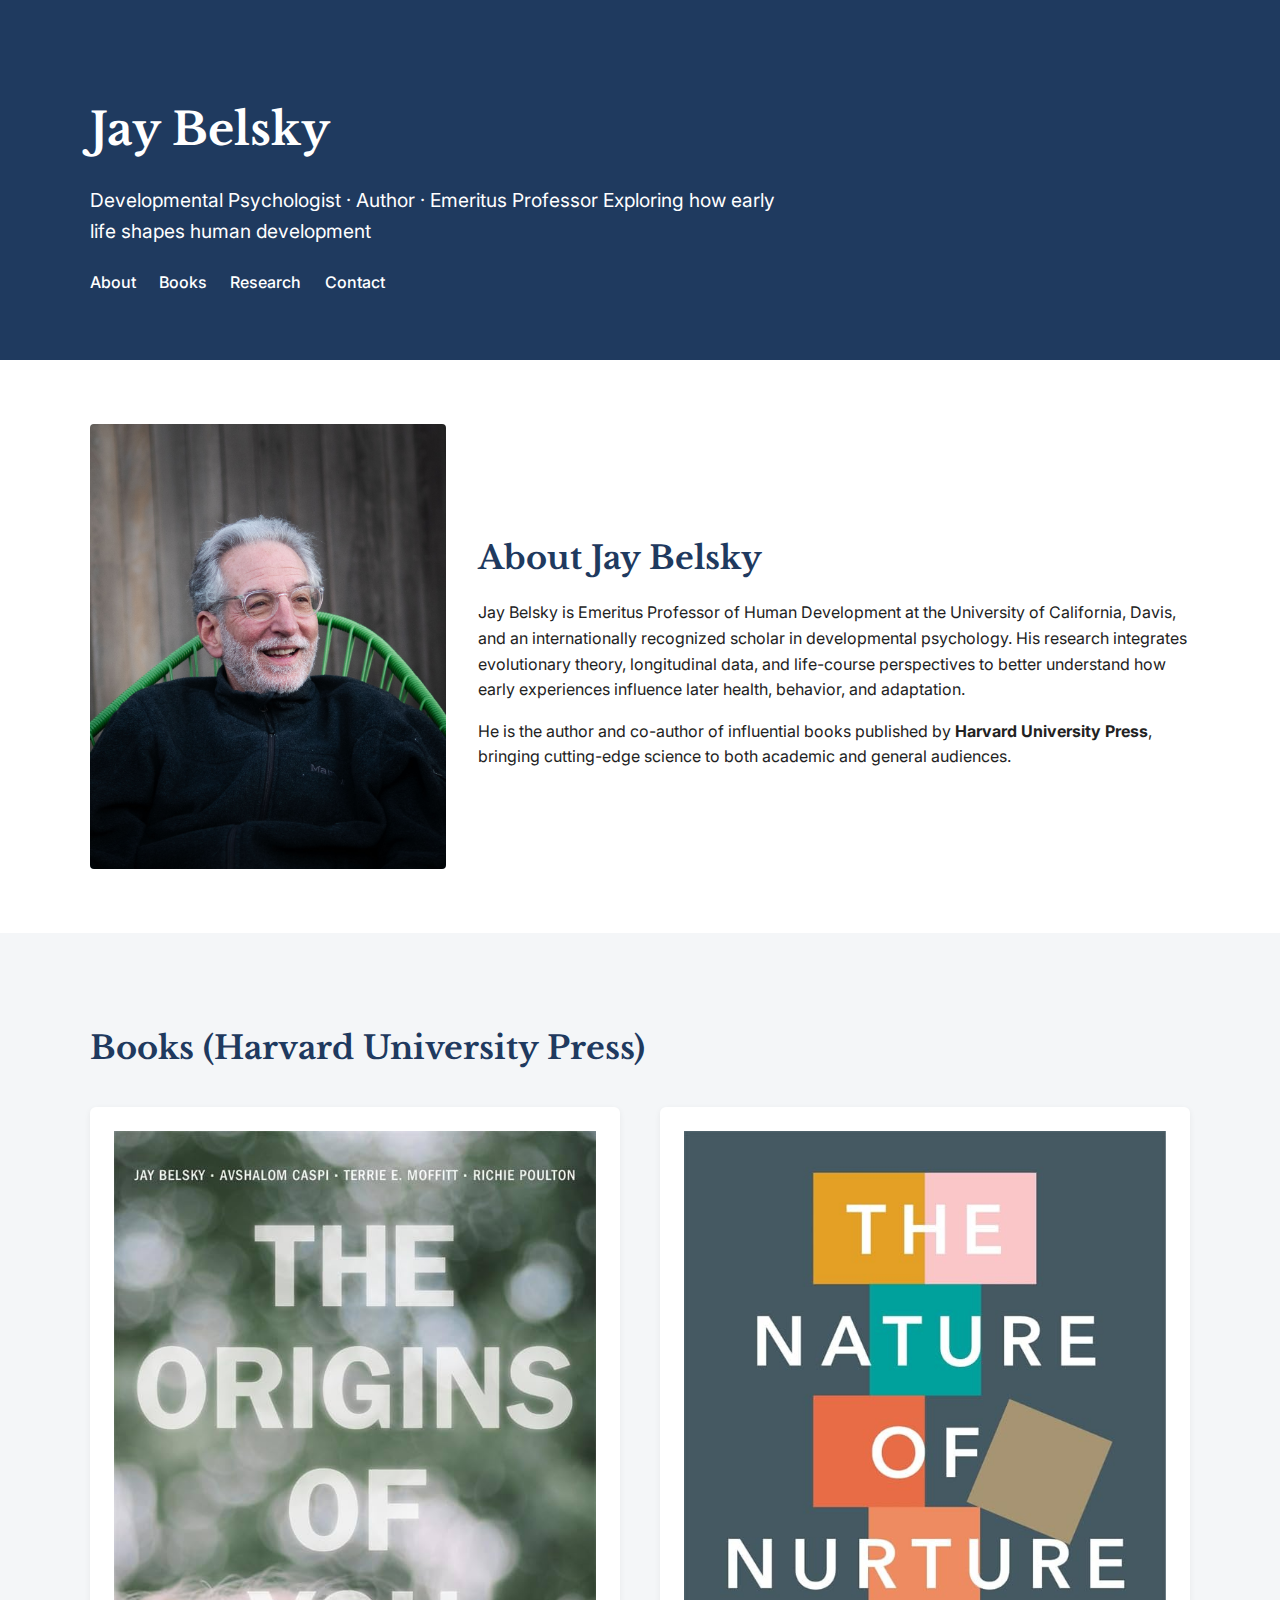
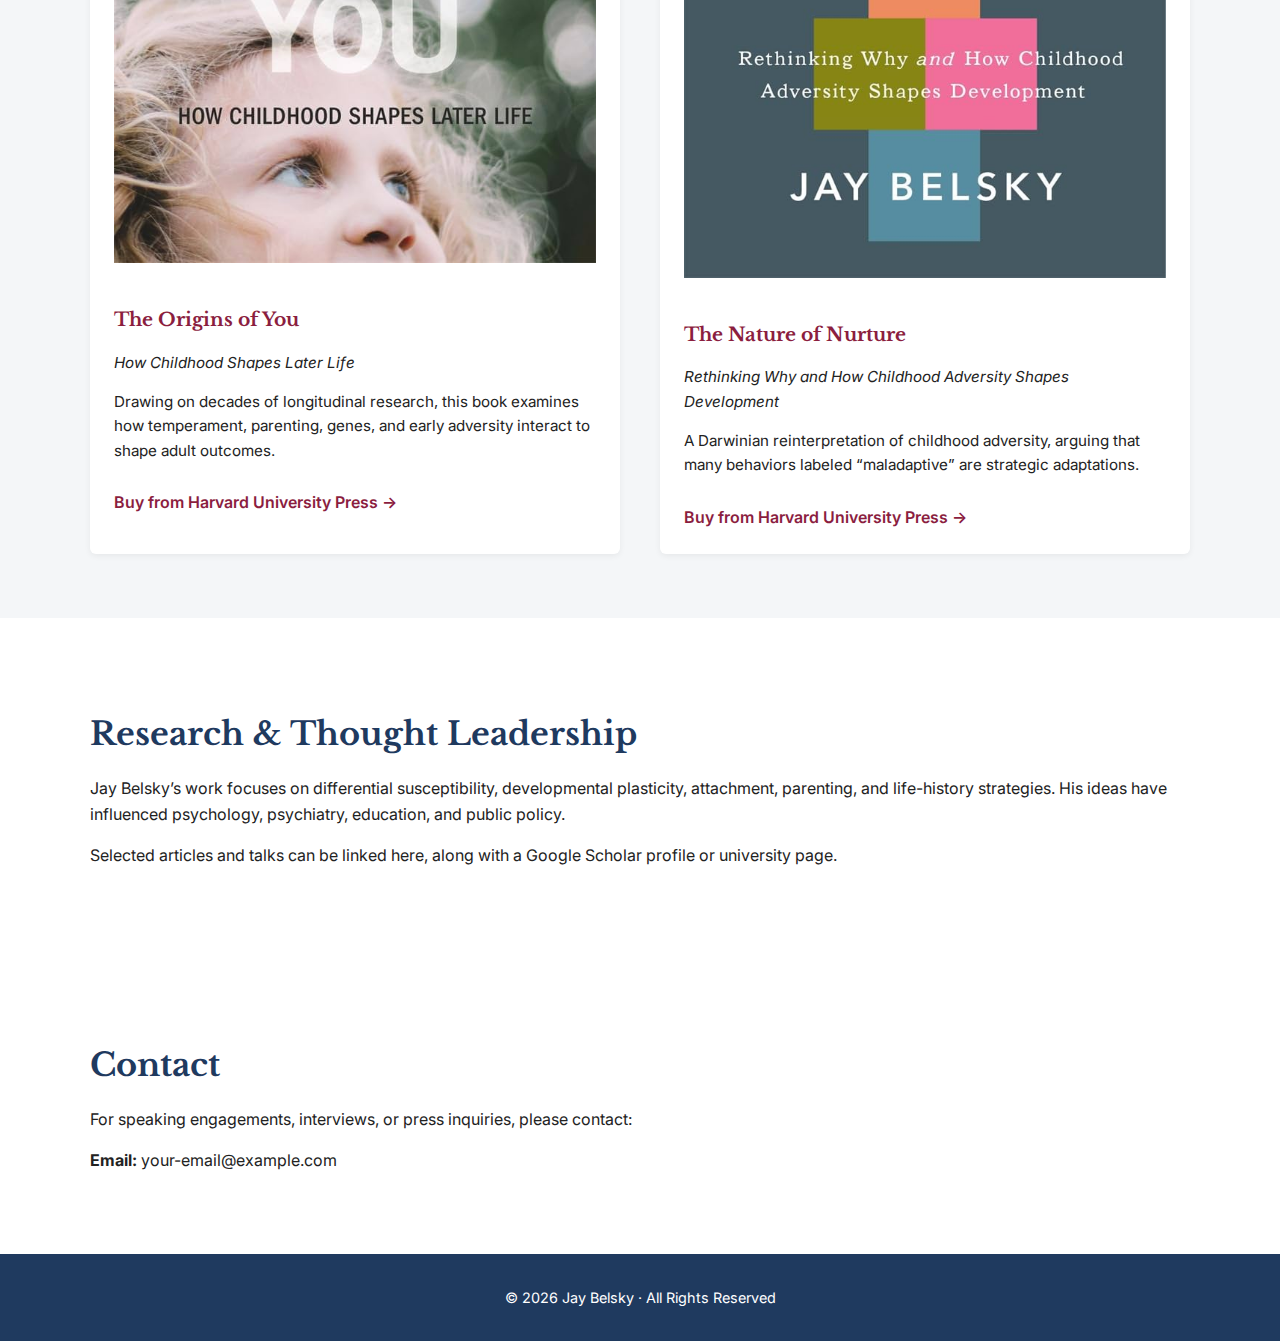
<file: index.html>
<!DOCTYPE html>
<html lang="en">
<head>
  <meta charset="UTF-8" />
  <meta name="viewport" content="width=device-width, initial-scale=1.0" />
  <title>Jay Belsky | Author & Developmental Psychologist</title>

  <!-- SEO -->
  <meta name="description" content="Jay Belsky is a leading developmental psychologist and author of Harvard University Press books including The Origins of You and The Nature of Nurture." />
  <meta name="author" content="Jay Belsky" />

  <!-- Fonts -->
  <link rel="preconnect" href="https://fonts.googleapis.com">
  <link rel="preconnect" href="https://fonts.gstatic.com" crossorigin>
  <link href="https://fonts.googleapis.com/css2?family=Libre+Baskerville:wght@400;700&family=Inter:wght@300;400;600&display=swap" rel="stylesheet">

  <style>
    :root {
      --primary: #1f3a5f;
      --secondary: #f4f6f8;
      --accent: #8b1e3f;
      --text: #222;
      --max-width: 1100px;
    }

    * {
      box-sizing: border-box;
    }

    body {
      margin: 0;
      font-family: Inter, sans-serif;
      color: var(--text);
      line-height: 1.6;
      background: #fff;
    }

    header {
      background: var(--primary);
      color: white;
      padding: 4rem 1.5rem;
    }

    header h1 {
      font-family: "Libre Baskerville", serif;
      font-size: 2.8rem;
      margin-bottom: 0.5rem;
    }

    header p {
      font-size: 1.2rem;
      max-width: 700px;
    }

    nav {
      margin-top: 1.5rem;
    }

    nav a {
      color: white;
      text-decoration: none;
      margin-right: 1.2rem;
      font-weight: 500;
    }

    nav a:hover {
      text-decoration: underline;
    }

    section {
      padding: 4rem 1.5rem;
    }

    .container {
      max-width: var(--max-width);
      margin: auto;
    }

    h2 {
      font-family: "Libre Baskerville", serif;
      font-size: 2rem;
      margin-bottom: 1rem;
      color: var(--primary);
    }

    .about {
      display: grid;
      grid-template-columns: 1fr 2fr;
      gap: 2rem;
      align-items: center;
    }

    .about img {
      width: 100%;
      border-radius: 4px;
    }

    .books {
      background: var(--secondary);
    }

    .book-grid {
      display: grid;
      grid-template-columns: repeat(auto-fit, minmax(280px, 1fr));
      gap: 2.5rem;
      margin-top: 2rem;
    }

    .book {
      background: white;
      padding: 1.5rem;
      border-radius: 6px;
      box-shadow: 0 2px 6px rgba(0,0,0,0.06);
    }

    .book img {
      width: 100%;
      margin-bottom: 1rem;
    }

    .book h3 {
      font-family: "Libre Baskerville", serif;
      margin-bottom: 0.5rem;
      color: var(--accent);
    }

    .book p {
      font-size: 0.95rem;
    }

    .book a {
      display: inline-block;
      margin-top: 0.75rem;
      color: var(--accent);
      font-weight: 600;
      text-decoration: none;
    }

    .book a:hover {
      text-decoration: underline;
    }

    footer {
      background: var(--primary);
      color: white;
      padding: 2rem 1.5rem;
      text-align: center;
      font-size: 0.9rem;
    }

    @media (max-width: 768px) {
      .about {
        grid-template-columns: 1fr;
      }

      header h1 {
        font-size: 2.2rem;
      }
    }
  </style>
</head>

<body>

<header>
  <div class="container">
    <h1>Jay Belsky</h1>
    <p>Developmental Psychologist · Author · Emeritus Professor  
       Exploring how early life shapes human development</p>

    <nav>
      <a href="#about">About</a>
      <a href="#books">Books</a>
      <a href="#research">Research</a>
      <a href="#contact">Contact</a>
    </nav>
  </div>
</header>

<section id="about">
  <div class="container about">
    <img src="jay-belsky-portrait.jpg" alt="Jay Belsky portrait">
    <div>
      <h2>About Jay Belsky</h2>
      <p>
        Jay Belsky is Emeritus Professor of Human Development at the University
        of California, Davis, and an internationally recognized scholar in
        developmental psychology. His research integrates evolutionary theory,
        longitudinal data, and life-course perspectives to better understand how
        early experiences influence later health, behavior, and adaptation.
      </p>
      <p>
        He is the author and co-author of influential books published by
        <strong>Harvard University Press</strong>, bringing cutting-edge science
        to both academic and general audiences.
      </p>
    </div>
  </div>
</section>

<section id="books" class="books">
  <div class="container">
    <h2>Books (Harvard University Press)</h2>

    <div class="book-grid">

        <div class="book">
            <img src="origins-of-you.jpg" alt="The Origins of You book cover">
            <h3>The Origins of You</h3>
            <p><em>How Childhood Shapes Later Life</em></p>
            <p>
              Drawing on decades of longitudinal research, this book examines how
              temperament, parenting, genes, and early adversity interact to shape
              adult outcomes.
            </p>
            <a href="https://www.hup.harvard.edu/books/9780674983458" target="_blank" rel="noopener">
              Buy from Harvard University Press →
            </a>
          </div>

          <div class="book">
            <img src="nature-of-nurture.jpg" alt="The Nature of Nurture book cover">
            <h3>The Nature of Nurture</h3>
            <p><em>Rethinking Why and How Childhood Adversity Shapes Development</em></p>
            <p>
              A Darwinian reinterpretation of childhood adversity, arguing that many
              behaviors labeled “maladaptive” are strategic adaptations.
            </p>
            <a href="https://www.hup.harvard.edu/books/9780674297197" target="_blank" rel="noopener">
                Buy from Harvard University Press →
            </a>
          </div>

    </div>
  </div>
</section>

<section id="research">
  <div class="container">
    <h2>Research & Thought Leadership</h2>
    <p>
      Jay Belsky’s work focuses on differential susceptibility, developmental
      plasticity, attachment, parenting, and life-history strategies. His ideas
      have influenced psychology, psychiatry, education, and public policy.
    </p>
    <p>
      Selected articles and talks can be linked here, along with a Google
      Scholar profile or university page.
    </p>
  </div>
</section>

<section id="contact">
  <div class="container">
    <h2>Contact</h2>
    <p>
      For speaking engagements, interviews, or press inquiries, please contact:
    </p>
    <p>
      <strong>Email:</strong> your-email@example.com
    </p>
  </div>
</section>

<footer>
  © 2026 Jay Belsky · All Rights Reserved
</footer>

</body>
</html>
</file>
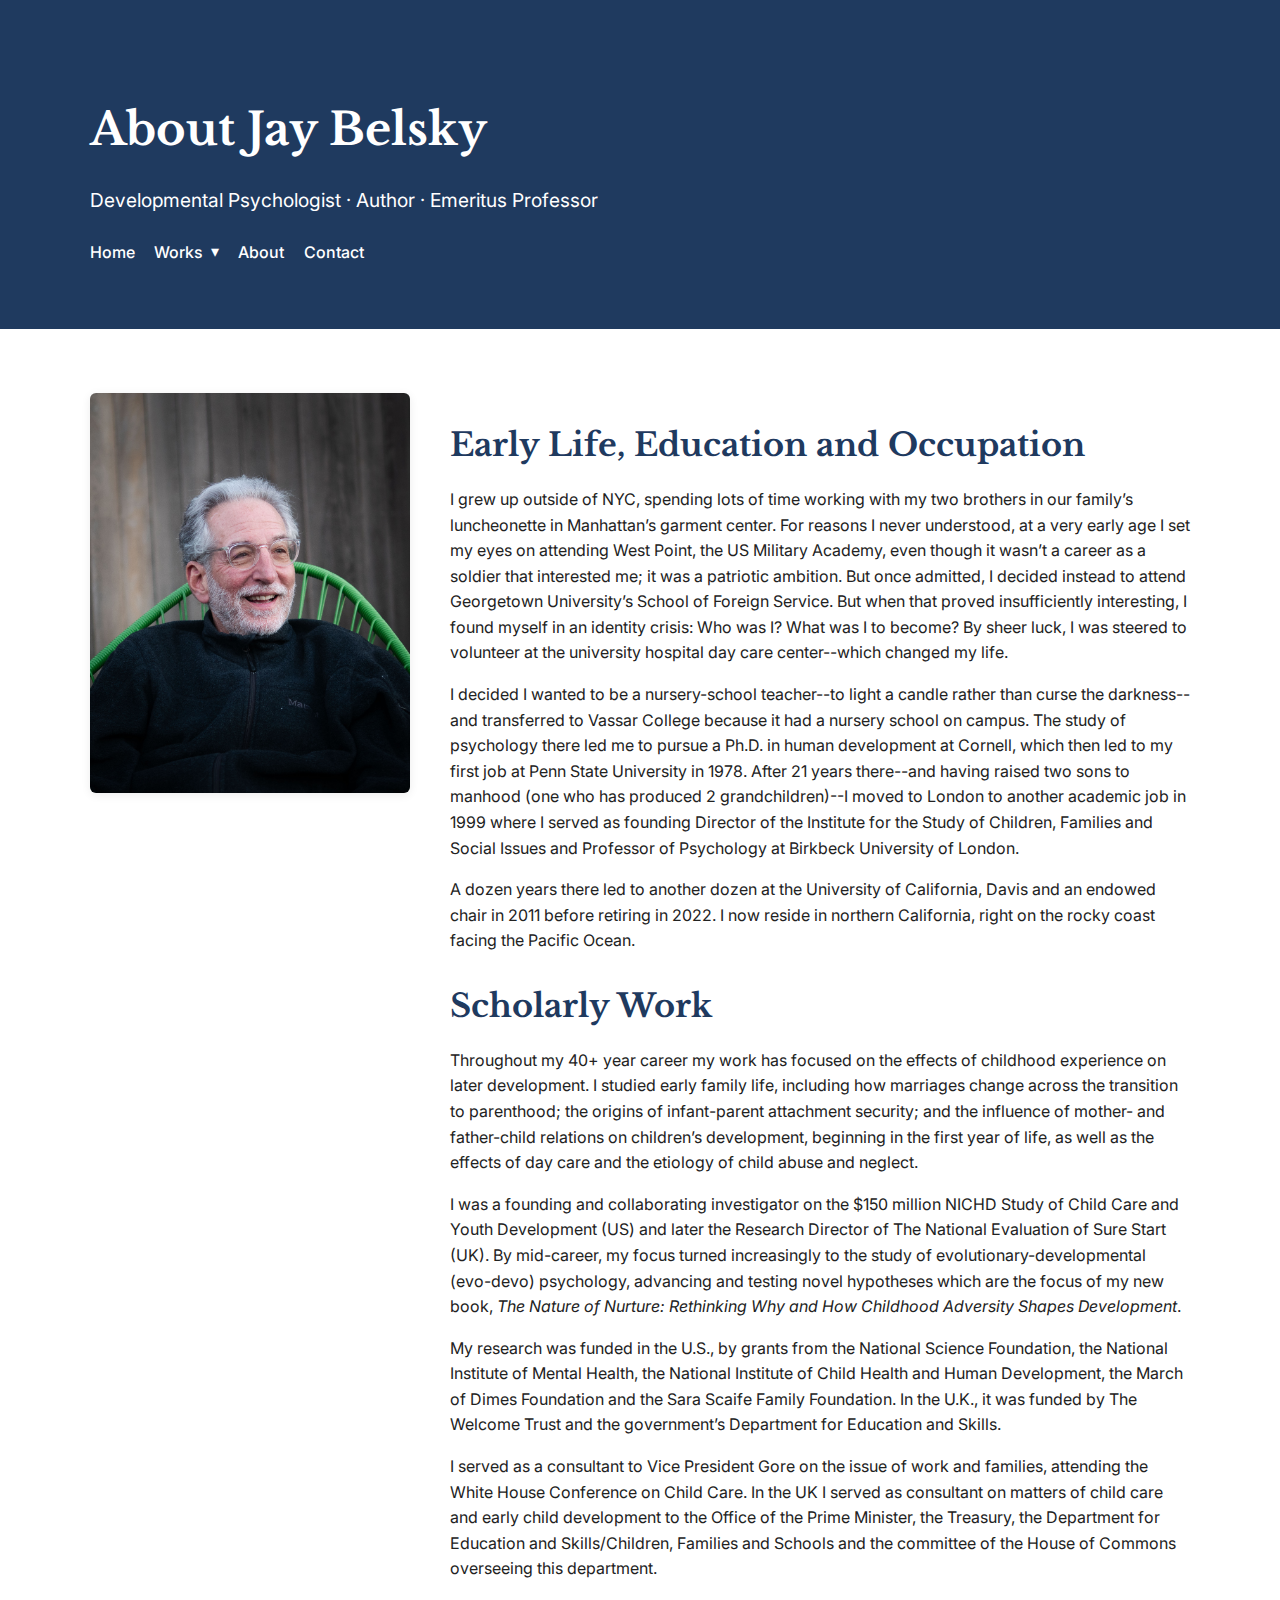
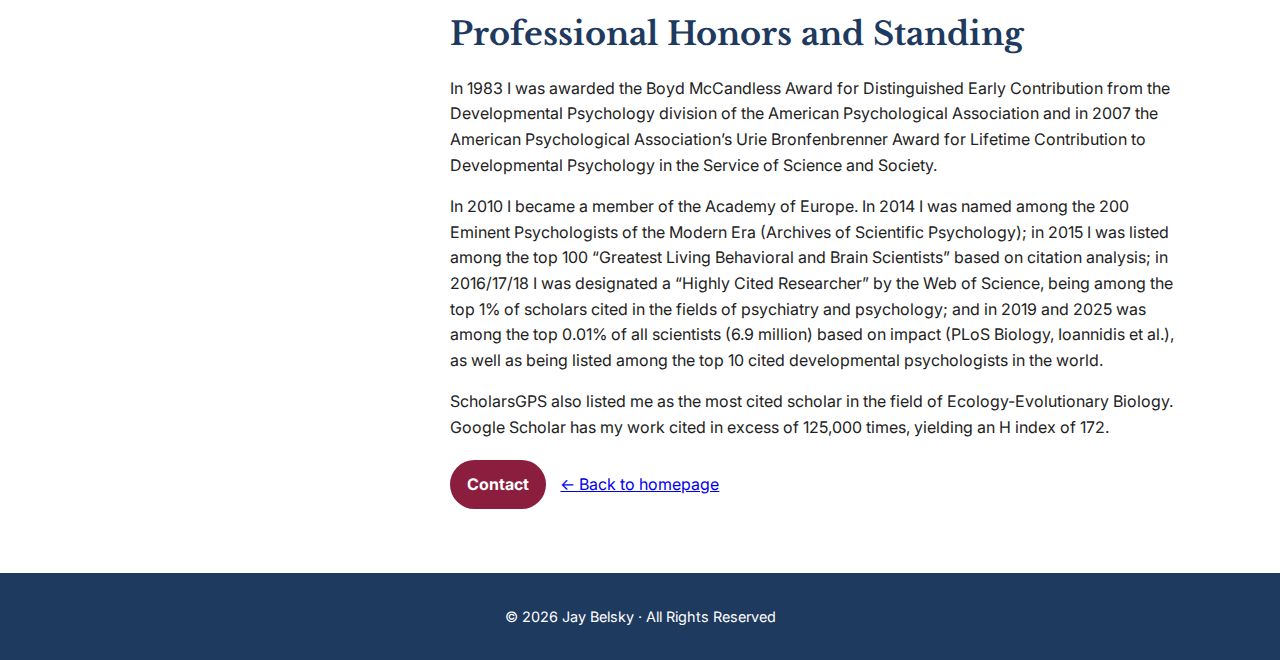
<file: about.html>
<!DOCTYPE html>
<html lang="en">
<head>
  <meta charset="UTF-8" />
  <meta name="viewport" content="width=device-width, initial-scale=1.0" />
  <title>About Jay Belsky | Biography</title>

  <!-- SEO -->
  <meta name="description" content="Full biography of Jay Belsky: early life, scholarly work, honors, and professional standing." />
  <meta name="author" content="Jay Belsky" />
  <meta name="robots" content="index, follow" />
  <link rel="canonical" href="https://jay-belsky.com/about.html" />

  <!-- Open Graph -->
  <meta property="og:title" content="About Jay Belsky | Biography" />
  <meta property="og:description" content="Full biography of Jay Belsky: early life, scholarly work, honors, and professional standing." />
  <meta property="og:type" content="profile" />
  <meta property="og:url" content="https://jay-belsky.com/about.html" />
  <meta property="og:image" content="https://jay-belsky.com/jay-belsky-portrait-2.jpg" />
  <meta property="og:site_name" content="Jay Belsky" />

  <!-- Twitter -->
  <meta name="twitter:card" content="summary_large_image" />
  <meta name="twitter:title" content="About Jay Belsky | Biography" />
  <meta name="twitter:description" content="Full biography of Jay Belsky: early life, scholarly work, honors, and professional standing." />
  <meta name="twitter:image" content="https://jay-belsky.com/jay-belsky-portrait-2.jpg" />

  <script type="application/ld+json">
    {
      "@context": "https://schema.org",
      "@type": "Person",
      "name": "Jay Belsky",
      "jobTitle": "Developmental Psychologist",
      "url": "https://jay-belsky.com/about.html",
      "image": "https://jay-belsky.com/jay-belsky-portrait-2.jpg",
      "affiliation": {
        "@type": "Organization",
        "name": "University of California, Davis"
      },
      "sameAs": [
        "https://scholar.google.com/citations?hl=en&user=3Ctw3d4AAAAJ",
        "https://humandevelopment.ucdavis.edu/people/jay-belsky"
      ]
    }
  </script>

  <!-- Fonts -->
  <link rel="preconnect" href="https://fonts.googleapis.com">
  <link rel="preconnect" href="https://fonts.gstatic.com" crossorigin>
  <link href="https://fonts.googleapis.com/css2?family=Libre+Baskerville:wght@400;700&family=Inter:wght@300;400;600&display=swap" rel="stylesheet">

  <link rel="stylesheet" href="assets/styles.css" />
</head>

<body>
  <header>
    <div class="container">
      <h1>About Jay Belsky</h1>
      <p class="page-lede">
        Developmental Psychologist · Author · Emeritus Professor
      </p>

      <nav class="site-nav" aria-label="Primary">
        <a href="index.html">Home</a>

        <details class="nav-dropdown">
          <summary>
            Works <span class="nav-caret">▾</span>
          </summary>
          <div class="nav-dropdown-menu" role="menu">
            <a role="menuitem" href="books/the-nature-of-nurture.html">The Nature of Nurture</a>
            <a role="menuitem" href="books/the-origins-of-you.html">The Origins of You</a>
          </div>
        </details>

        <a href="about.html">About</a>
        <a href="index.html#contact">Contact</a>
      </nav>
    </div>
  </header>

  <section>
    <div class="container detail">
      <div>
        <img src="jay-belsky-portrait-2.jpg" alt="Jay Belsky portrait">
      </div>

      <div>
        <h2>Early Life, Education and Occupation</h2>
        <p>
          I grew up outside of NYC, spending lots of time working with my two brothers in our family’s
          luncheonette in Manhattan’s garment center. For reasons I never understood, at a very early age I
          set my eyes on attending West Point, the US Military Academy, even though it wasn’t a career as
          a soldier that interested me; it was a patriotic ambition. But once admitted, I decided instead to
          attend Georgetown University’s School of Foreign Service. But when that proved insufficiently
          interesting, I found myself in an identity crisis: Who was I? What was I to become? By sheer
          luck, I was steered to volunteer at the university hospital day care center--which changed my life.
        </p>
        <p>
          I decided I wanted to be a nursery-school teacher--to light a candle rather than curse the
          darkness--and transferred to Vassar College because it had a nursery school on campus. The
          study of psychology there led me to pursue a Ph.D. in human development at Cornell, which
          then led to my first job at Penn State University in 1978. After 21 years there--and having raised
          two sons to manhood (one who has produced 2 grandchildren)--I moved to London to another
          academic job in 1999 where I served as founding Director of the Institute for the Study of
          Children, Families and Social Issues and Professor of Psychology at Birkbeck University of
          London.
        </p>
        <p>
          A dozen years there led to another dozen at the University of California, Davis and an
          endowed chair in 2011 before retiring in 2022. I now reside in northern California, right on the
          rocky coast facing the Pacific Ocean.
        </p>

        <h2>Scholarly Work</h2>
        <p>
          Throughout my 40+ year career my work has focused on the effects of childhood experience on
          later development. I studied early family life, including how marriages change across the
          transition to parenthood; the origins of infant-parent attachment security; and the influence of
          mother- and father-child relations on children’s development, beginning in the first year of life,
          as well as the effects of day care and the etiology of child abuse and neglect.
        </p>
        <p>
          I was a founding and collaborating investigator on the $150 million NICHD Study of Child Care and Youth
          Development (US) and later the Research Director of The National Evaluation of Sure Start
          (UK). By mid-career, my focus turned increasingly to the study of evolutionary-developmental
          (evo-devo) psychology, advancing and testing novel hypotheses which are the focus of my new
          book, <em>The Nature of Nurture: Rethinking Why and How Childhood Adversity Shapes Development</em>.
        </p>
        <p>
          My research was funded in the U.S., by grants from the National Science Foundation, the
          National Institute of Mental Health, the National Institute of Child Health and Human
          Development, the March of Dimes Foundation and the Sara Scaife Family Foundation. In the
          U.K., it was funded by The Welcome Trust and the government’s Department for Education and
          Skills.
        </p>
        <p>
          I served as a consultant to Vice President Gore on the issue of work and families,
          attending the White House Conference on Child Care. In the UK I served as consultant on
          matters of child care and early child development to the Office of the Prime Minister, the
          Treasury, the Department for Education and Skills/Children, Families and Schools and the
          committee of the House of Commons overseeing this department.
        </p>

        <h2>Professional Honors and Standing</h2>
        <p>
          In 1983 I was awarded the Boyd McCandless Award for Distinguished Early Contribution from
          the Developmental Psychology division of the American Psychological Association and in 2007
          the American Psychological Association’s Urie Bronfenbrenner Award for Lifetime Contribution
          to Developmental Psychology in the Service of Science and Society.
        </p>
        <p>
          In 2010 I became a member of the Academy of Europe. In 2014 I was named among the 200 Eminent
          Psychologists of the Modern Era (Archives of Scientific Psychology); in 2015 I was listed among the
          top 100 “Greatest Living Behavioral and Brain Scientists” based on citation analysis; in 2016/17/18 I
          was designated a “Highly Cited Researcher” by the Web of Science, being among the top 1% of
          scholars cited in the fields of psychiatry and psychology; and in 2019 and 2025 was among the
          top 0.01% of all scientists (6.9 million) based on impact (PLoS Biology, Ioannidis et al.), as well
          as being listed among the top 10 cited developmental psychologists in the world.
        </p>
        <p>
          ScholarsGPS also listed me as the most cited scholar in the field of Ecology-Evolutionary Biology.
          Google Scholar has my work cited in excess of 125,000 times, yielding an H index of 172.
        </p>

        <div class="actions">
          <a class="btn btn-primary" href="index.html#contact">
            Contact
          </a>
          <a href="index.html#about">← Back to homepage</a>
        </div>
      </div>
    </div>
  </section>

  <footer>
    © 2026 Jay Belsky · All Rights Reserved
  </footer>
</body>
</html>
</file>
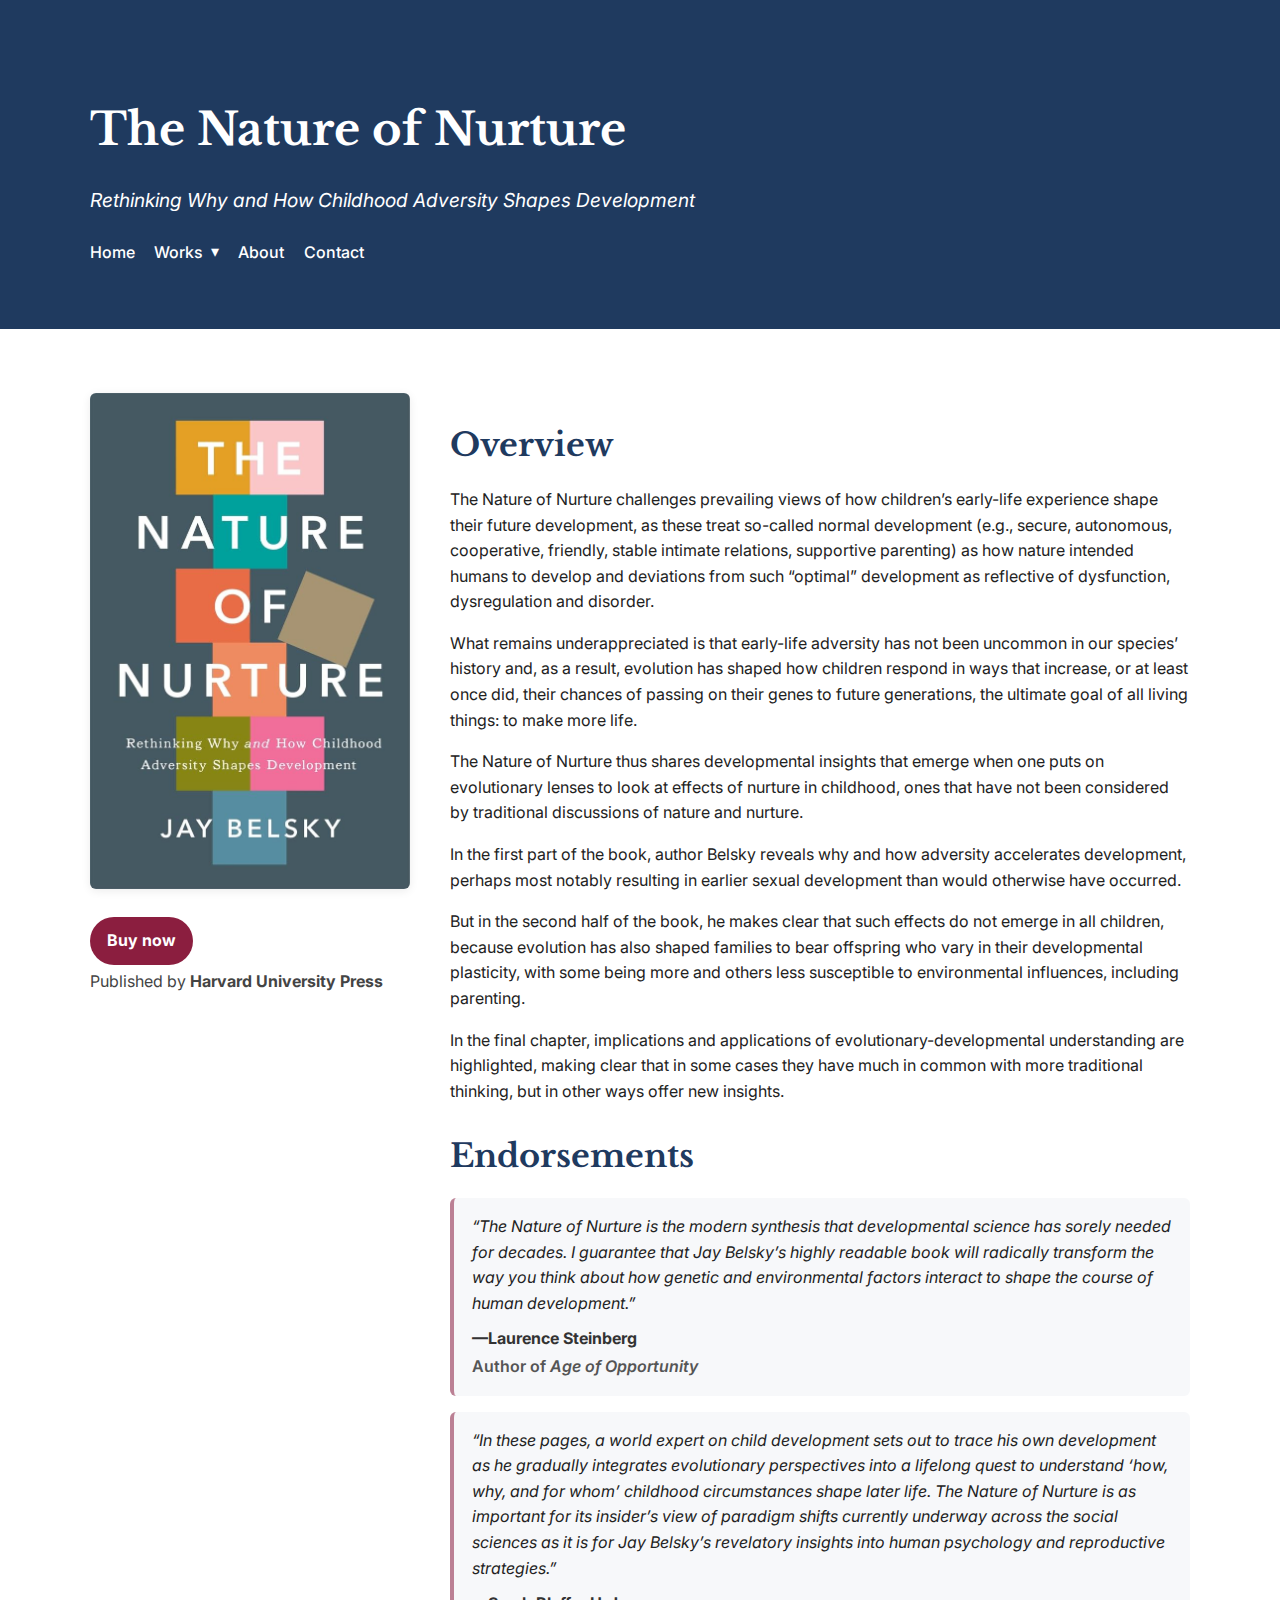
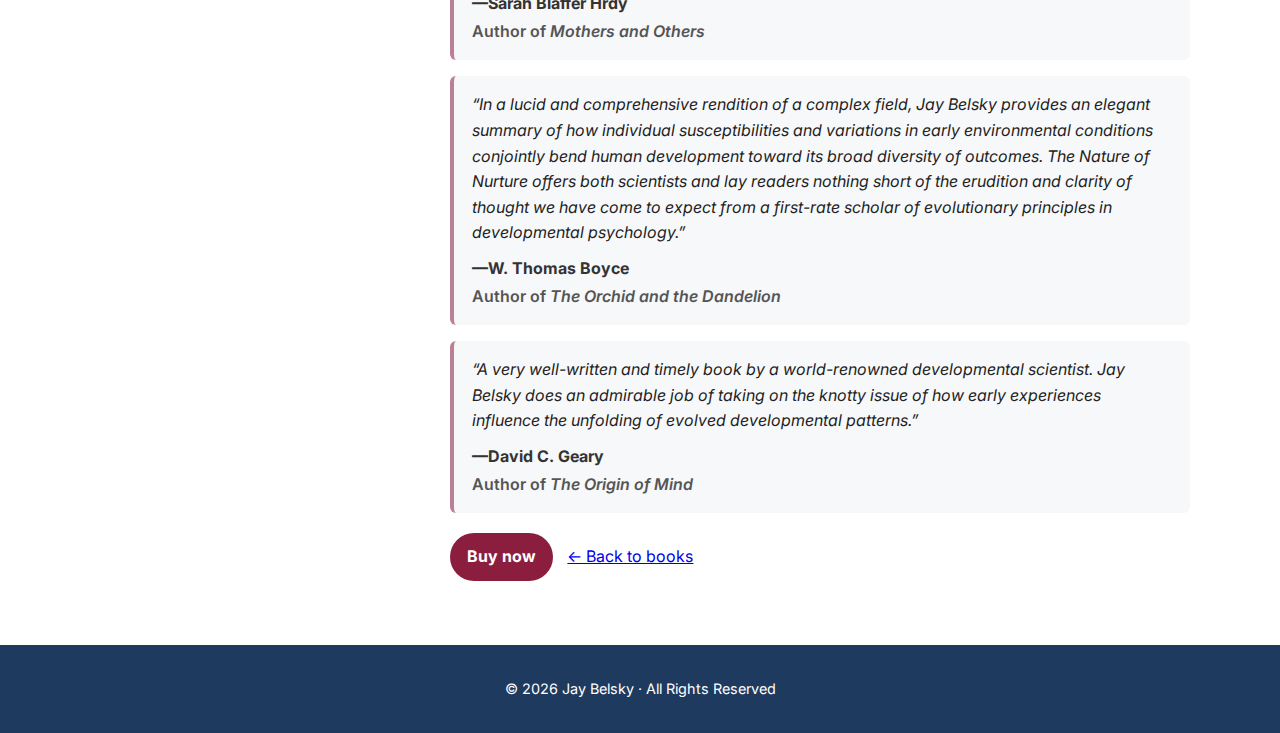
<file: books/the-nature-of-nurture.html>
<!DOCTYPE html>
<html lang="en">
<head>
  <meta charset="UTF-8" />
  <meta name="viewport" content="width=device-width, initial-scale=1.0" />
  <title>The Nature of Nurture | Jay Belsky</title>

  <!-- SEO -->
  <meta name="description" content="Learn more about The Nature of Nurture by Jay Belsky, published by Harvard University Press." />
  <meta name="author" content="Jay Belsky" />
  <meta name="robots" content="index, follow" />
  <link rel="canonical" href="https://jay-belsky.com/books/the-nature-of-nurture.html" />

  <!-- Open Graph -->
  <meta property="og:title" content="The Nature of Nurture | Jay Belsky" />
  <meta property="og:description" content="Learn more about The Nature of Nurture by Jay Belsky, published by Harvard University Press." />
  <meta property="og:type" content="book" />
  <meta property="og:url" content="https://jay-belsky.com/books/the-nature-of-nurture.html" />
  <meta property="og:image" content="https://jay-belsky.com/nature-of-nurture.jpg" />
  <meta property="og:site_name" content="Jay Belsky" />

  <!-- Twitter -->
  <meta name="twitter:card" content="summary_large_image" />
  <meta name="twitter:title" content="The Nature of Nurture | Jay Belsky" />
  <meta name="twitter:description" content="Learn more about The Nature of Nurture by Jay Belsky, published by Harvard University Press." />
  <meta name="twitter:image" content="https://jay-belsky.com/nature-of-nurture.jpg" />

  <script type="application/ld+json">
    {
      "@context": "https://schema.org",
      "@type": "Book",
      "name": "The Nature of Nurture",
      "author": {
        "@type": "Person",
        "name": "Jay Belsky"
      },
      "publisher": {
        "@type": "Organization",
        "name": "Harvard University Press"
      },
      "image": "https://jay-belsky.com/nature-of-nurture.jpg",
      "url": "https://jay-belsky.com/books/the-nature-of-nurture.html",
      "description": "A Darwinian reinterpretation of childhood adversity, arguing that many behaviors labeled maladaptive are strategic adaptations."
    }
  </script>

  <!-- Fonts -->
  <link rel="preconnect" href="https://fonts.googleapis.com">
  <link rel="preconnect" href="https://fonts.gstatic.com" crossorigin>
  <link href="https://fonts.googleapis.com/css2?family=Libre+Baskerville:wght@400;700&family=Inter:wght@300;400;600&display=swap" rel="stylesheet">

  <link rel="stylesheet" href="../assets/styles.css" />
</head>

<body>
  <header>
    <div class="container">
      <h1>The Nature of Nurture</h1>
      <p class="page-lede">
        <em>Rethinking Why and How Childhood Adversity Shapes Development</em>
      </p>

      <nav class="site-nav" aria-label="Primary">
        <a href="../index.html">Home</a>

        <details class="nav-dropdown">
          <summary>
            Works <span class="nav-caret">▾</span>
          </summary>
          <div class="nav-dropdown-menu" role="menu">
            <a role="menuitem" href="the-nature-of-nurture.html">The Nature of Nurture</a>
            <a role="menuitem" href="the-origins-of-you.html">The Origins of You</a>
          </div>
        </details>

        <a href="../about.html">About</a>
        <a href="../index.html#contact">Contact</a>
      </nav>
    </div>
  </header>

  <section>
    <div class="container detail">
      <div>
        <img src="../nature-of-nurture.jpg" alt="The Nature of Nurture book cover">
      
        <div class="actions">
          <a class="btn btn-primary" href="https://www.hup.harvard.edu/books/9780674297197" target="_blank" rel="noopener">
            Buy now
          </a>
        </div>
      
        <p class="meta">
          Published by <strong>Harvard University Press</strong>
        </p>
      </div>
      

      <div>
        <h2>Overview</h2>
        <p>
          The Nature of Nurture challenges prevailing views of how children’s early-life experience shape
          their future development, as these treat so-called normal development (e.g., secure, autonomous,
          cooperative, friendly, stable intimate relations, supportive parenting) as how nature intended
          humans to develop and deviations from such “optimal” development as reflective of dysfunction,
          dysregulation and disorder.
        </p>
        <p>
          What remains underappreciated is that early-life adversity has not been uncommon in our species’
          history and, as a result, evolution has shaped how children respond in ways that increase, or at
          least once did, their chances of passing on their genes to future generations, the ultimate goal
          of all living things: to make more life.
        </p>
        <p>
          The Nature of Nurture thus shares developmental insights that emerge when one puts on
          evolutionary lenses to look at effects of nurture in childhood, ones that have not been
          considered by traditional discussions of nature and nurture.
        </p>
        <p>
          In the first part of the book, author Belsky reveals why and how adversity accelerates
          development, perhaps most notably resulting in earlier sexual development than would otherwise
          have occurred.
        </p>
        <p>
          But in the second half of the book, he makes clear that such effects do not emerge in all
          children, because evolution has also shaped families to bear offspring who vary in their
          developmental plasticity, with some being more and others less susceptible to environmental
          influences, including parenting.
        </p>
        <p>
          In the final chapter, implications and applications of evolutionary-developmental understanding
          are highlighted, making clear that in some cases they have much in common with more traditional
          thinking, but in other ways offer new insights.
        </p>

        <h2>Endorsements</h2>

        <figure class="quote">
          <blockquote>
            “The Nature of Nurture is the modern synthesis that developmental science has sorely needed
            for decades. I guarantee that Jay Belsky’s highly readable book will radically transform the
            way you think about how genetic and environmental factors interact to shape the course of
            human development.”
          </blockquote>
          <figcaption>
            —Laurence Steinberg
            <span class="quote-sub">Author of <em>Age of Opportunity</em></span>
          </figcaption>
        </figure>

        <figure class="quote">
          <blockquote>
            “In these pages, a world expert on child development sets out to trace his own development as
            he gradually integrates evolutionary perspectives into a lifelong quest to understand ‘how,
            why, and for whom’ childhood circumstances shape later life. The Nature of Nurture is as
            important for its insider’s view of paradigm shifts currently underway across the social
            sciences as it is for Jay Belsky’s revelatory insights into human psychology and reproductive
            strategies.”
          </blockquote>
          <figcaption>
            —Sarah Blaffer Hrdy
            <span class="quote-sub">Author of <em>Mothers and Others</em></span>
          </figcaption>
        </figure>

        <figure class="quote">
          <blockquote>
            “In a lucid and comprehensive rendition of a complex field, Jay Belsky provides an elegant
            summary of how individual susceptibilities and variations in early environmental conditions
            conjointly bend human development toward its broad diversity of outcomes. The Nature of
            Nurture offers both scientists and lay readers nothing short of the erudition and clarity of
            thought we have come to expect from a first-rate scholar of evolutionary principles in
            developmental psychology.”
          </blockquote>
          <figcaption>
            —W. Thomas Boyce
            <span class="quote-sub">Author of <em>The Orchid and the Dandelion</em></span>
          </figcaption>
        </figure>

        <figure class="quote">
          <blockquote>
            “A very well-written and timely book by a world-renowned developmental scientist. Jay Belsky
            does an admirable job of taking on the knotty issue of how early experiences influence the
            unfolding of evolved developmental patterns.”
          </blockquote>
          <figcaption>
            —David C. Geary
            <span class="quote-sub">Author of <em>The Origin of Mind</em></span>
          </figcaption>
        </figure>

        <div class="actions">
          <a class="btn btn-primary" href="https://www.hup.harvard.edu/books/9780674297197" target="_blank" rel="noopener">
            Buy now
          </a>
          <a href="../index.html#books">← Back to books</a>
        </div>
      </div>
    </div>
  </section>

  <footer>
    © 2026 Jay Belsky · All Rights Reserved
  </footer>
</body>
</html>
</file>
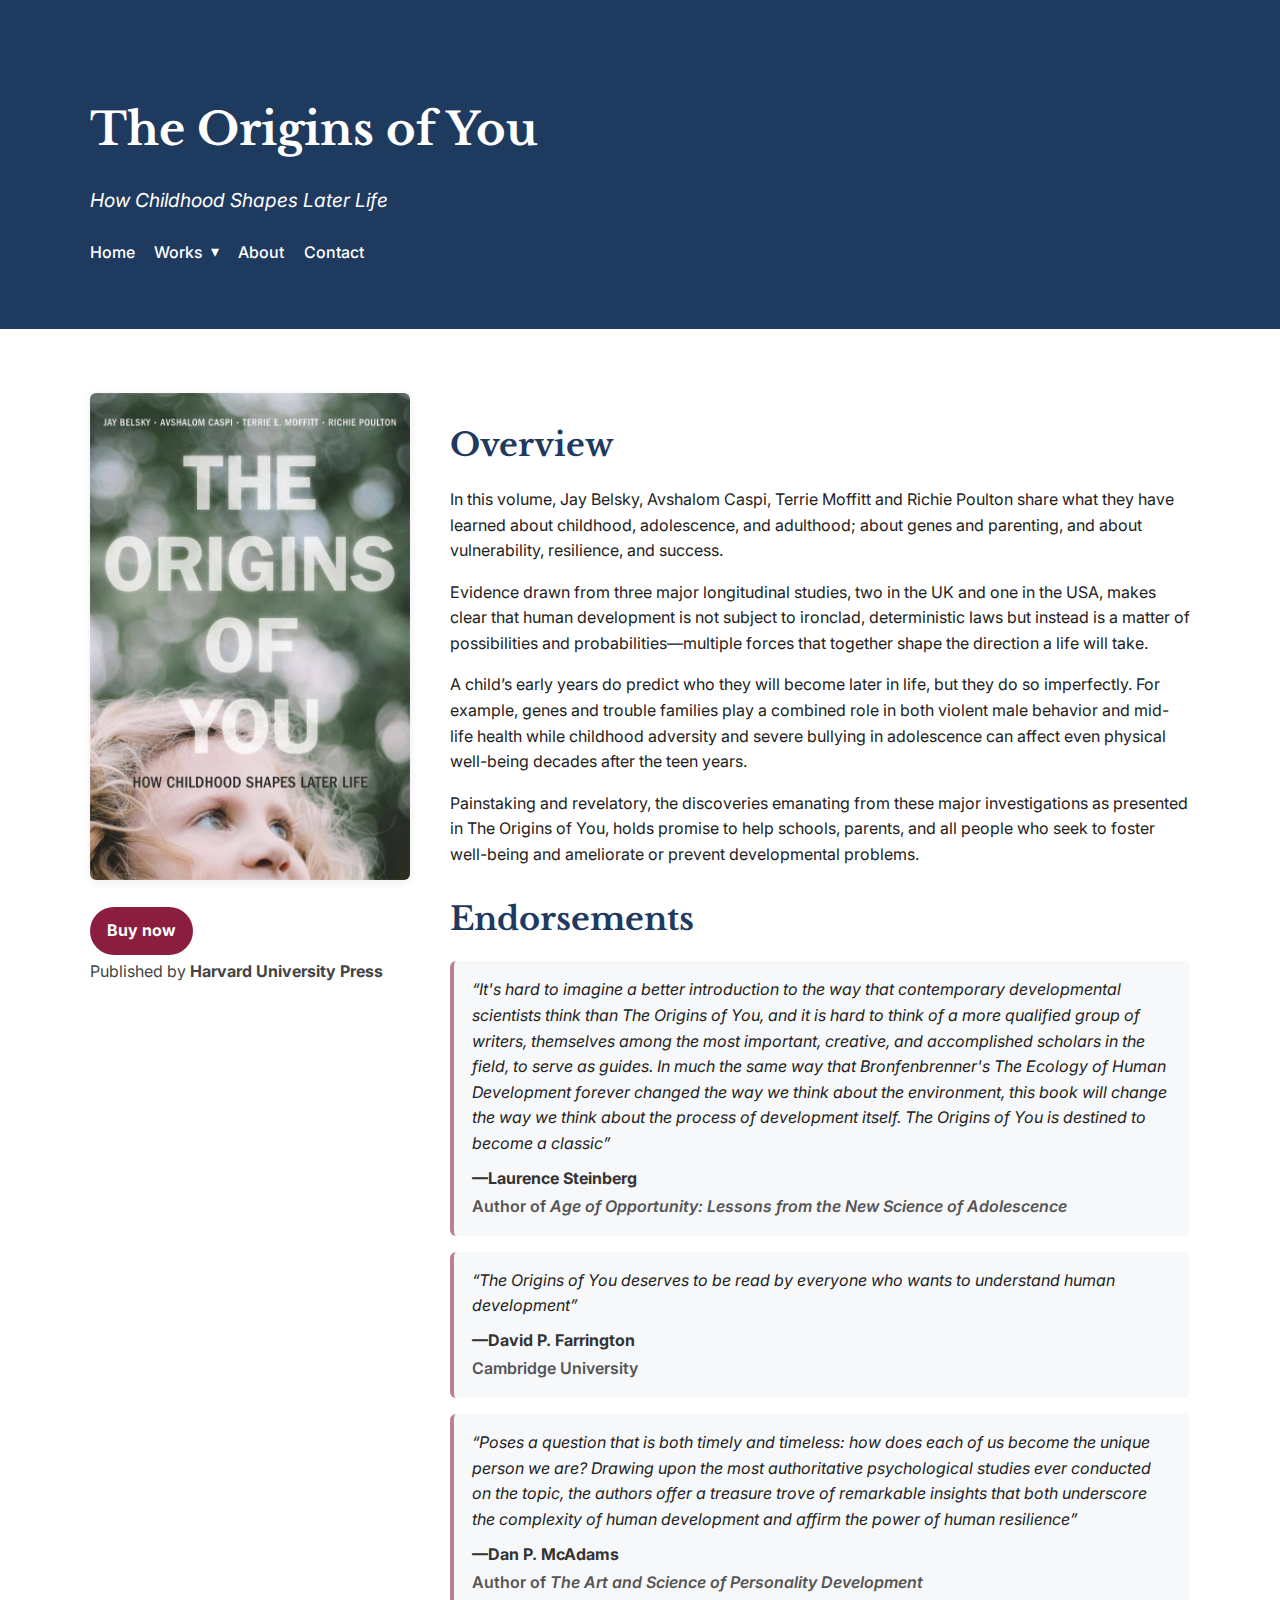
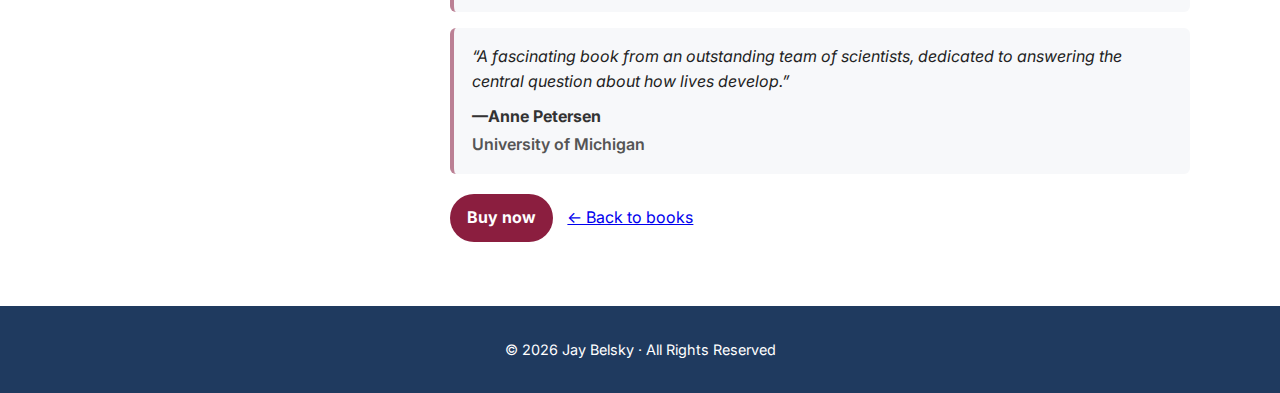
<file: books/the-origins-of-you.html>
<!DOCTYPE html>
<html lang="en">
<head>
  <meta charset="UTF-8" />
  <meta name="viewport" content="width=device-width, initial-scale=1.0" />
  <title>The Origins of You | Jay Belsky</title>

  <!-- SEO -->
  <meta name="description" content="Learn more about The Origins of You by Jay Belsky, published by Harvard University Press." />
  <meta name="author" content="Jay Belsky" />
  <meta name="robots" content="index, follow" />
  <link rel="canonical" href="https://jay-belsky.com/books/the-origins-of-you.html" />

  <!-- Open Graph -->
  <meta property="og:title" content="The Origins of You | Jay Belsky" />
  <meta property="og:description" content="Learn more about The Origins of You by Jay Belsky, published by Harvard University Press." />
  <meta property="og:type" content="book" />
  <meta property="og:url" content="https://jay-belsky.com/books/the-origins-of-you.html" />
  <meta property="og:image" content="https://jay-belsky.com/origins-of-you.jpg" />
  <meta property="og:site_name" content="Jay Belsky" />

  <!-- Twitter -->
  <meta name="twitter:card" content="summary_large_image" />
  <meta name="twitter:title" content="The Origins of You | Jay Belsky" />
  <meta name="twitter:description" content="Learn more about The Origins of You by Jay Belsky, published by Harvard University Press." />
  <meta name="twitter:image" content="https://jay-belsky.com/origins-of-you.jpg" />

  <script type="application/ld+json">
    {
      "@context": "https://schema.org",
      "@type": "Book",
      "name": "The Origins of You",
      "author": [
        {
          "@type": "Person",
          "name": "Jay Belsky"
        },
        {
          "@type": "Person",
          "name": "Avshalom Caspi"
        },
        {
          "@type": "Person",
          "name": "Terrie Moffitt"
        },
        {
          "@type": "Person",
          "name": "Richie Poulton"
        }
      ],
      "publisher": {
        "@type": "Organization",
        "name": "Harvard University Press"
      },
      "image": "https://jay-belsky.com/origins-of-you.jpg",
      "url": "https://jay-belsky.com/books/the-origins-of-you.html",
      "description": "Drawing on decades of longitudinal research, this book examines how childhood experiences shape later life outcomes."
    }
  </script>

  <!-- Fonts -->
  <link rel="preconnect" href="https://fonts.googleapis.com">
  <link rel="preconnect" href="https://fonts.gstatic.com" crossorigin>
  <link href="https://fonts.googleapis.com/css2?family=Libre+Baskerville:wght@400;700&family=Inter:wght@300;400;600&display=swap" rel="stylesheet">

  <link rel="stylesheet" href="../assets/styles.css" />
</head>

<body>
  <header>
    <div class="container">
      <h1>The Origins of You</h1>
      <p class="page-lede">
        <em>How Childhood Shapes Later Life</em>
      </p>

      <nav class="site-nav" aria-label="Primary">
        <a href="../index.html">Home</a>

        <details class="nav-dropdown">
          <summary>
            Works <span class="nav-caret">▾</span>
          </summary>
          <div class="nav-dropdown-menu" role="menu">
            <a role="menuitem" href="the-nature-of-nurture.html">The Nature of Nurture</a>
            <a role="menuitem" href="the-origins-of-you.html">The Origins of You</a>
          </div>
        </details>

        <a href="../about.html">About</a>
        <a href="../index.html#contact">Contact</a>
      </nav>
    </div>
  </header>

  <section>
    <div class="container detail">
      <div>
        <img src="../origins-of-you.jpg" alt="The Origins of You book cover">
      
        <div class="actions">
          <a class="btn btn-primary"
             href="https://www.hup.harvard.edu/books/9780674983458"
             target="_blank"
             rel="noopener">
            Buy now
          </a>
        </div>
      
        <p class="meta">
          Published by <strong>Harvard University Press</strong>
        </p>
      </div>

      <div>
        <h2>Overview</h2>
        <p>
          In this volume, Jay Belsky, Avshalom Caspi, Terrie Moffitt and Richie Poulton share what they
          have learned about childhood, adolescence, and adulthood; about genes and parenting, and about
          vulnerability, resilience, and success.
        </p>
        <p>
          Evidence drawn from three major longitudinal studies, two in the UK and one in the USA, makes
          clear that human development is not subject to ironclad, deterministic laws but instead is a
          matter of possibilities and probabilities—multiple forces that together shape the direction a
          life will take.
        </p>
        <p>
          A child’s early years do predict who they will become later in life, but they do so imperfectly.
          For example, genes and trouble families play a combined role in both violent male behavior and
          mid-life health while childhood adversity and severe bullying in adolescence can affect even
          physical well-being decades after the teen years.
        </p>
        <p>
          Painstaking and revelatory, the discoveries emanating from these major investigations as
          presented in The Origins of You, holds promise to help schools, parents, and all people who seek
          to foster well-being and ameliorate or prevent developmental problems.
        </p>

        <h2>Endorsements</h2>

        <figure class="quote">
          <blockquote>
            “It's hard to imagine a better introduction to the way that contemporary developmental
            scientists think than The Origins of You, and it is hard to think of a more qualified group of
            writers, themselves among the most important, creative, and accomplished scholars in the
            field, to serve as guides. In much the same way that Bronfenbrenner's The Ecology of Human
            Development forever changed the way we think about the environment, this book will change the
            way we think about the process of development itself. The Origins of You is destined to become
            a classic”
          </blockquote>
          <figcaption>
            —Laurence Steinberg
            <span class="quote-sub">Author of <em>Age of Opportunity: Lessons from the New Science of Adolescence</em></span>
          </figcaption>
        </figure>

        <figure class="quote">
          <blockquote>
            “The Origins of You deserves to be read by everyone who wants to understand human
            development”
          </blockquote>
          <figcaption>
            —David P. Farrington
            <span class="quote-sub">Cambridge University</span>
          </figcaption>
        </figure>

        <figure class="quote">
          <blockquote>
            “Poses a question that is both timely and timeless: how does each of us become the unique
            person we are? Drawing upon the most authoritative psychological studies ever conducted on the
            topic, the authors offer a treasure trove of remarkable insights that both underscore the
            complexity of human development and affirm the power of human resilience”
          </blockquote>
          <figcaption>
            —Dan P. McAdams
            <span class="quote-sub">Author of <em>The Art and Science of Personality Development</em></span>
          </figcaption>
        </figure>

        <figure class="quote">
          <blockquote>
            “A fascinating book from an outstanding team of scientists, dedicated to answering the
            central question about how lives develop.”
          </blockquote>
          <figcaption>
            —Anne Petersen
            <span class="quote-sub">University of Michigan</span>
          </figcaption>
        </figure>

        <div class="actions">
          <a class="btn btn-primary" href="https://www.hup.harvard.edu/books/9780674983458" target="_blank" rel="noopener">
            Buy now
          </a>
          <a href="../index.html#books">← Back to books</a>
        </div>
      </div>
    </div>
  </section>

  <footer>
    © 2026 Jay Belsky · All Rights Reserved
  </footer>
</body>
</html>
</file>
<file: assets/styles.css>
:root {
  --primary: #1f3a5f;
  --secondary: #f4f6f8;
  --accent: #8b1e3f;
  --text: #222;
  --max-width: 1100px;
}

* {
  box-sizing: border-box;
}

body {
  margin: 0;
  font-family: Inter, sans-serif;
  color: var(--text);
  line-height: 1.6;
  background: #fff;
}

header {
  background: var(--primary);
  color: white;
  padding: 4rem 1.5rem;
}

header h1 {
  font-family: "Libre Baskerville", serif;
  font-size: 2.8rem;
  margin-bottom: 0.5rem;
}

header p {
  font-size: 1.2rem;
  max-width: 700px;
}

.site-nav {
  margin-top: 1.5rem;
  display: flex;
  align-items: center;
  gap: 1.2rem;
  flex-wrap: wrap;
}

.site-nav a,
.site-nav summary {
  color: white;
  text-decoration: none;
  font-weight: 500;
  cursor: pointer;
}

.site-nav a:hover,
.site-nav summary:hover {
  text-decoration: underline;
}

.site-nav summary {
  list-style: none;
}

.site-nav summary::-webkit-details-marker {
  display: none;
}

.nav-dropdown {
  position: relative;
}

.nav-dropdown-menu {
  position: absolute;
  top: calc(100% + 0.5rem);
  left: 0;
  z-index: 10;
  min-width: 260px;
  background: white;
  border-radius: 10px;
  padding: 0.4rem 0;
  box-shadow: 0 10px 30px rgba(0, 0, 0, 0.18);
}

.nav-dropdown-menu a {
  display: block;
  padding: 0.55rem 0.9rem;
  margin-right: 0;
  color: var(--primary);
  font-weight: 600;
  text-decoration: none;
}

.nav-dropdown-menu a:hover {
  background: rgba(244, 246, 248, 0.9);
  text-decoration: none;
}

.nav-dropdown:not([open]) .nav-dropdown-menu {
  display: none;
}

.nav-caret {
  display: inline-block;
  margin-left: 0.25rem;
  transform: translateY(-1px);
}

.nav-dropdown[open] .nav-caret {
  transform: translateY(-1px) rotate(180deg);
}

section {
  padding: 4rem 1.5rem;
}

.container {
  max-width: var(--max-width);
  margin: auto;
}

h2 {
  font-family: "Libre Baskerville", serif;
  font-size: 2rem;
  margin-bottom: 1rem;
  color: var(--primary);
}

.about {
  display: grid;
  grid-template-columns: 1fr 2fr;
  gap: 2rem;
  align-items: center;
}

.about img {
  width: 100%;
  border-radius: 4px;
}

.books {
  background: var(--secondary);
}

.book-grid {
  display: grid;
  grid-template-columns: repeat(auto-fit, minmax(280px, 1fr));
  gap: 2.5rem;
  margin-top: 2rem;
}

.book {
  background: white;
  padding: 1.5rem;
  border-radius: 6px;
  box-shadow: 0 2px 6px rgba(0, 0, 0, 0.06);
  display: flex;
  flex-direction: column;
}

.book img {
  width: 100%;
  margin-bottom: 1rem;
}

.book h3 {
  font-family: "Libre Baskerville", serif;
  margin-bottom: 0.5rem;
  color: var(--accent);
}

.book p {
  font-size: 0.95rem;
}

.quote {
  margin: 1rem 0;
  padding: 1rem 1.1rem;
  border-left: 4px solid rgba(139, 30, 63, 0.55);
  background: rgba(244, 246, 248, 0.75);
  border-radius: 6px;
}

.quote blockquote {
  margin: 0;
  font-style: italic;
}

.quote figcaption {
  margin-top: 0.6rem;
  font-style: normal;
  font-weight: 700;
  color: #333;
}

.quote .quote-sub {
  display: block;
  margin-top: 0.15rem;
  font-weight: 600;
  color: #555;
}

.quote.compact {
  padding: 0.85rem 1rem;
}

.quote.compact blockquote {
  font-size: 0.92rem;
}

.quote.compact figcaption {
  font-size: 0.9rem;
}

.book a:not(.btn) {
  color: var(--accent);
  font-weight: 600;
  text-decoration: none;
}

.book a:hover {
  text-decoration: underline;
}

.book-actions {
  display: flex;
  align-items: center;
  gap: 0.9rem;
  flex-wrap: wrap;
  margin-top: auto;
}

.btn {
  display: inline-block;
  padding: 0.65rem 1rem;
  border-radius: 999px;
  font-weight: 700;
  border: 1px solid transparent;
  text-decoration: none;
}

.btn-primary {
  background: var(--accent);
  color: white;
}

.btn-primary:hover {
  filter: brightness(0.95);
  text-decoration: none;
}

.btn-secondary {
  background: transparent;
  border-color: rgba(255, 255, 255, 0.35);
  color: white;
}

.btn-secondary:hover {
  text-decoration: none;
  background: rgba(255, 255, 255, 0.08);
}

.page-lede {
  max-width: 820px;
}

.detail {
  display: grid;
  grid-template-columns: 320px 1fr;
  gap: 2.5rem;
  align-items: start;
}

.detail img {
  width: 100%;
  border-radius: 6px;
  box-shadow: 0 2px 10px rgba(0, 0, 0, 0.08);
}

.detail .meta {
  color: #444;
  margin-top: 0.25rem;
}

.detail .actions {
  display: flex;
  gap: 0.9rem;
  flex-wrap: wrap;
  margin-top: 1.25rem;
}

.detail .actions a:not(.btn) {
  align-self: center;
}

footer {
  background: var(--primary);
  color: white;
  padding: 2rem 1.5rem;
  text-align: center;
  font-size: 0.9rem;
}

@media (max-width: 900px) {
  .detail {
    grid-template-columns: 1fr;
  }
}

@media (max-width: 768px) {
  .about {
    grid-template-columns: 1fr;
  }

  header h1 {
    font-size: 2.2rem;
  }
}
</file>
